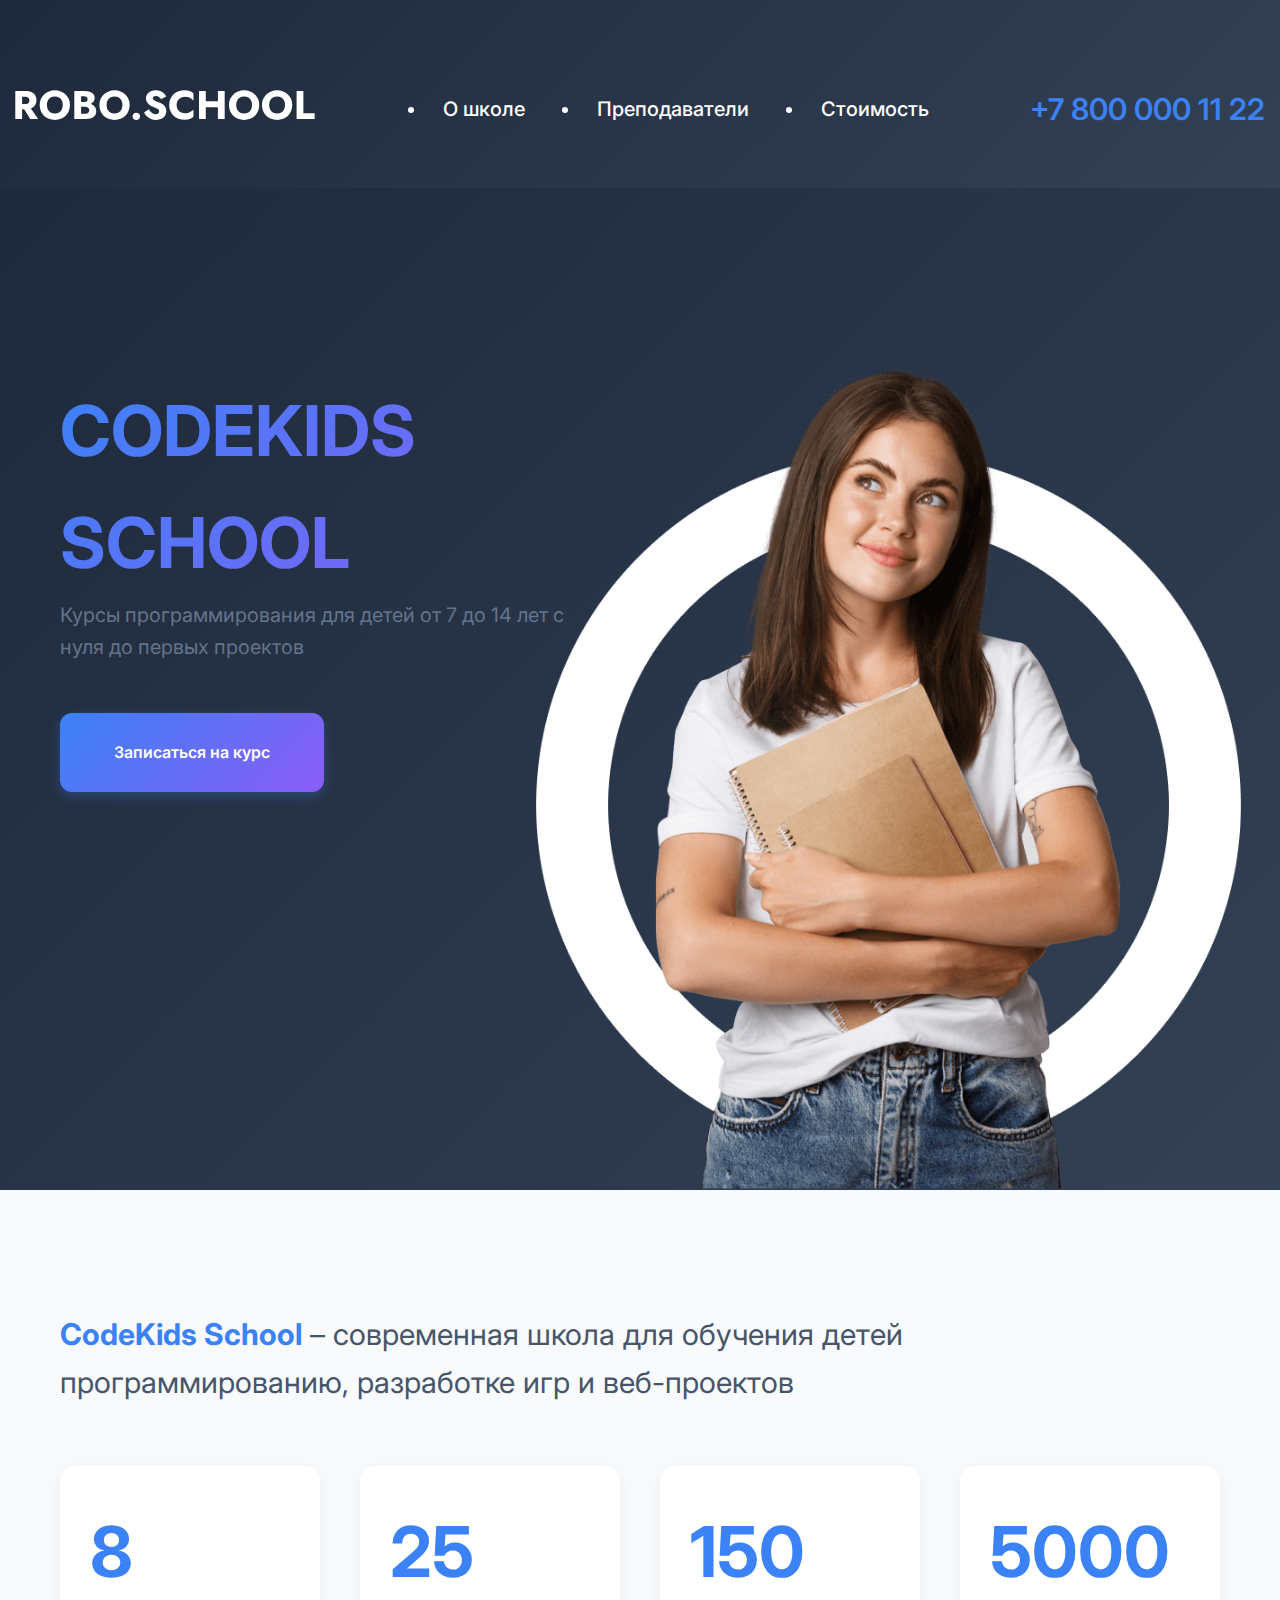
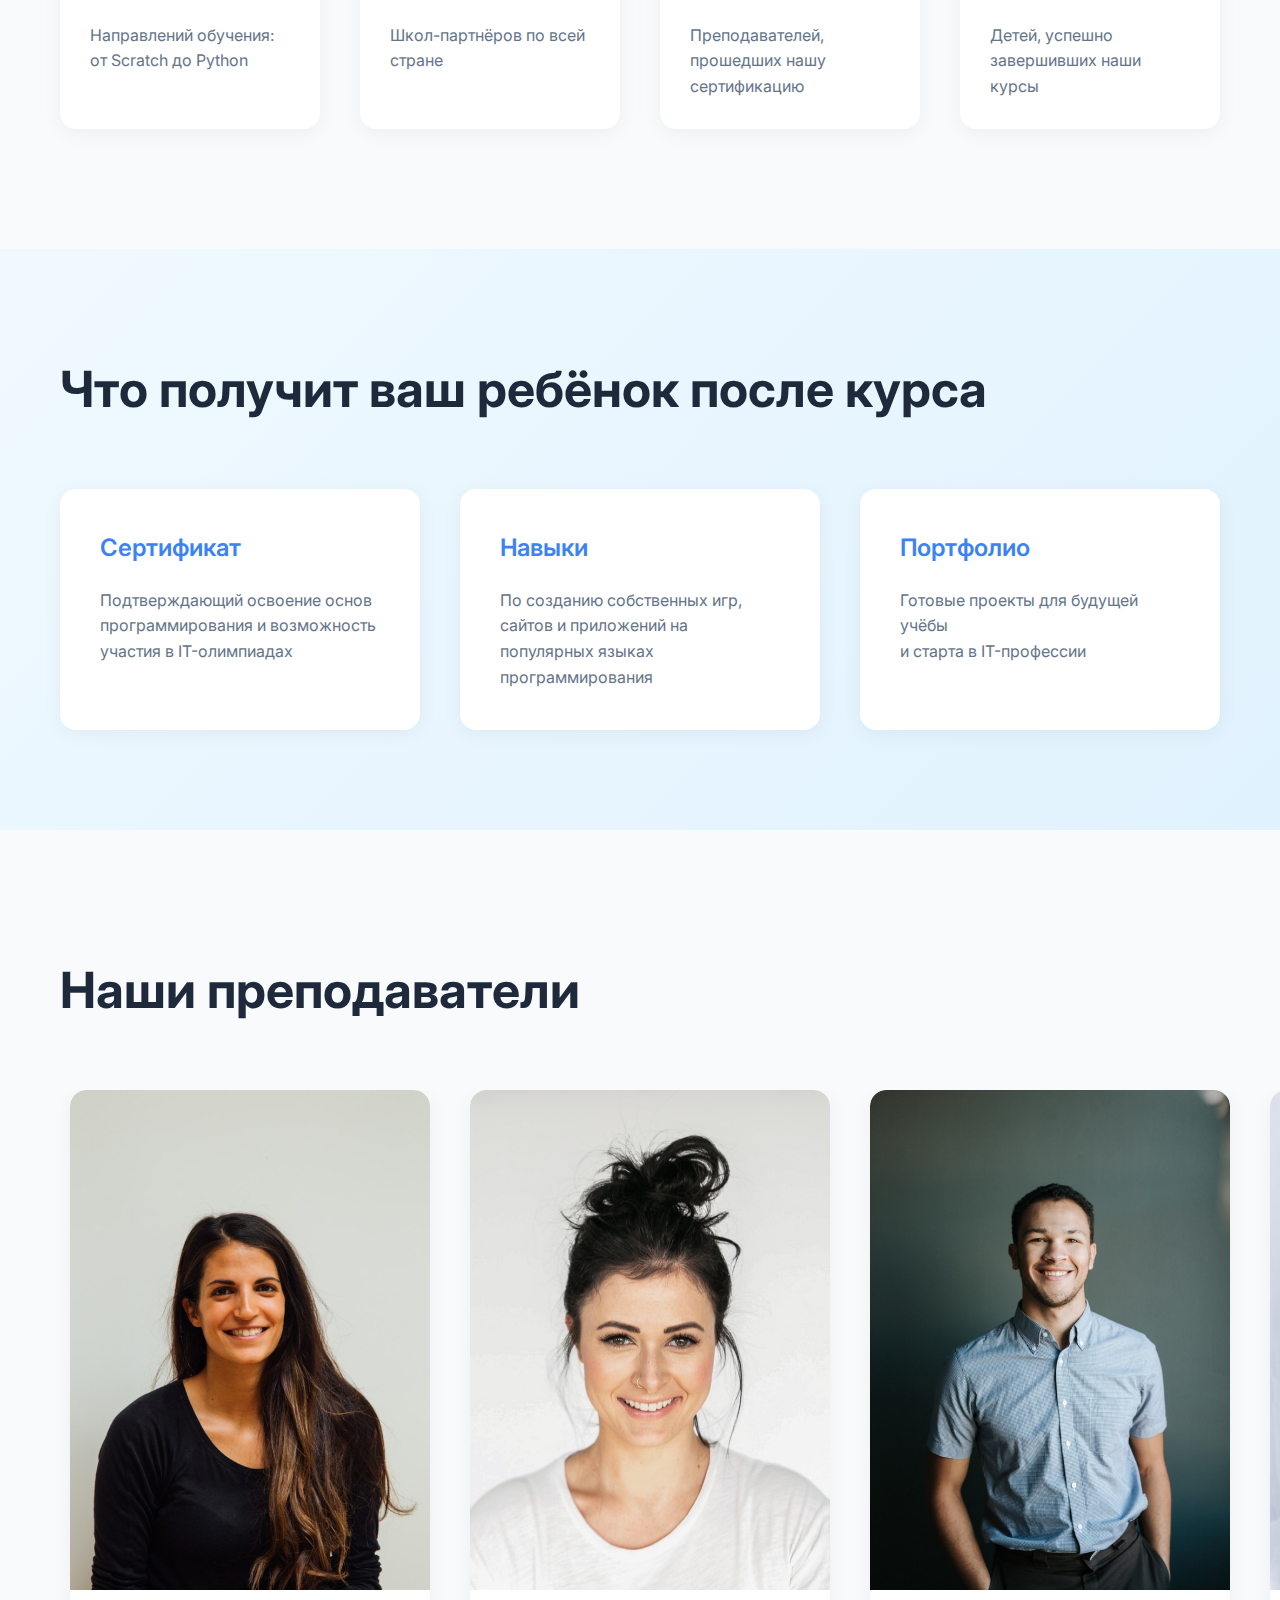
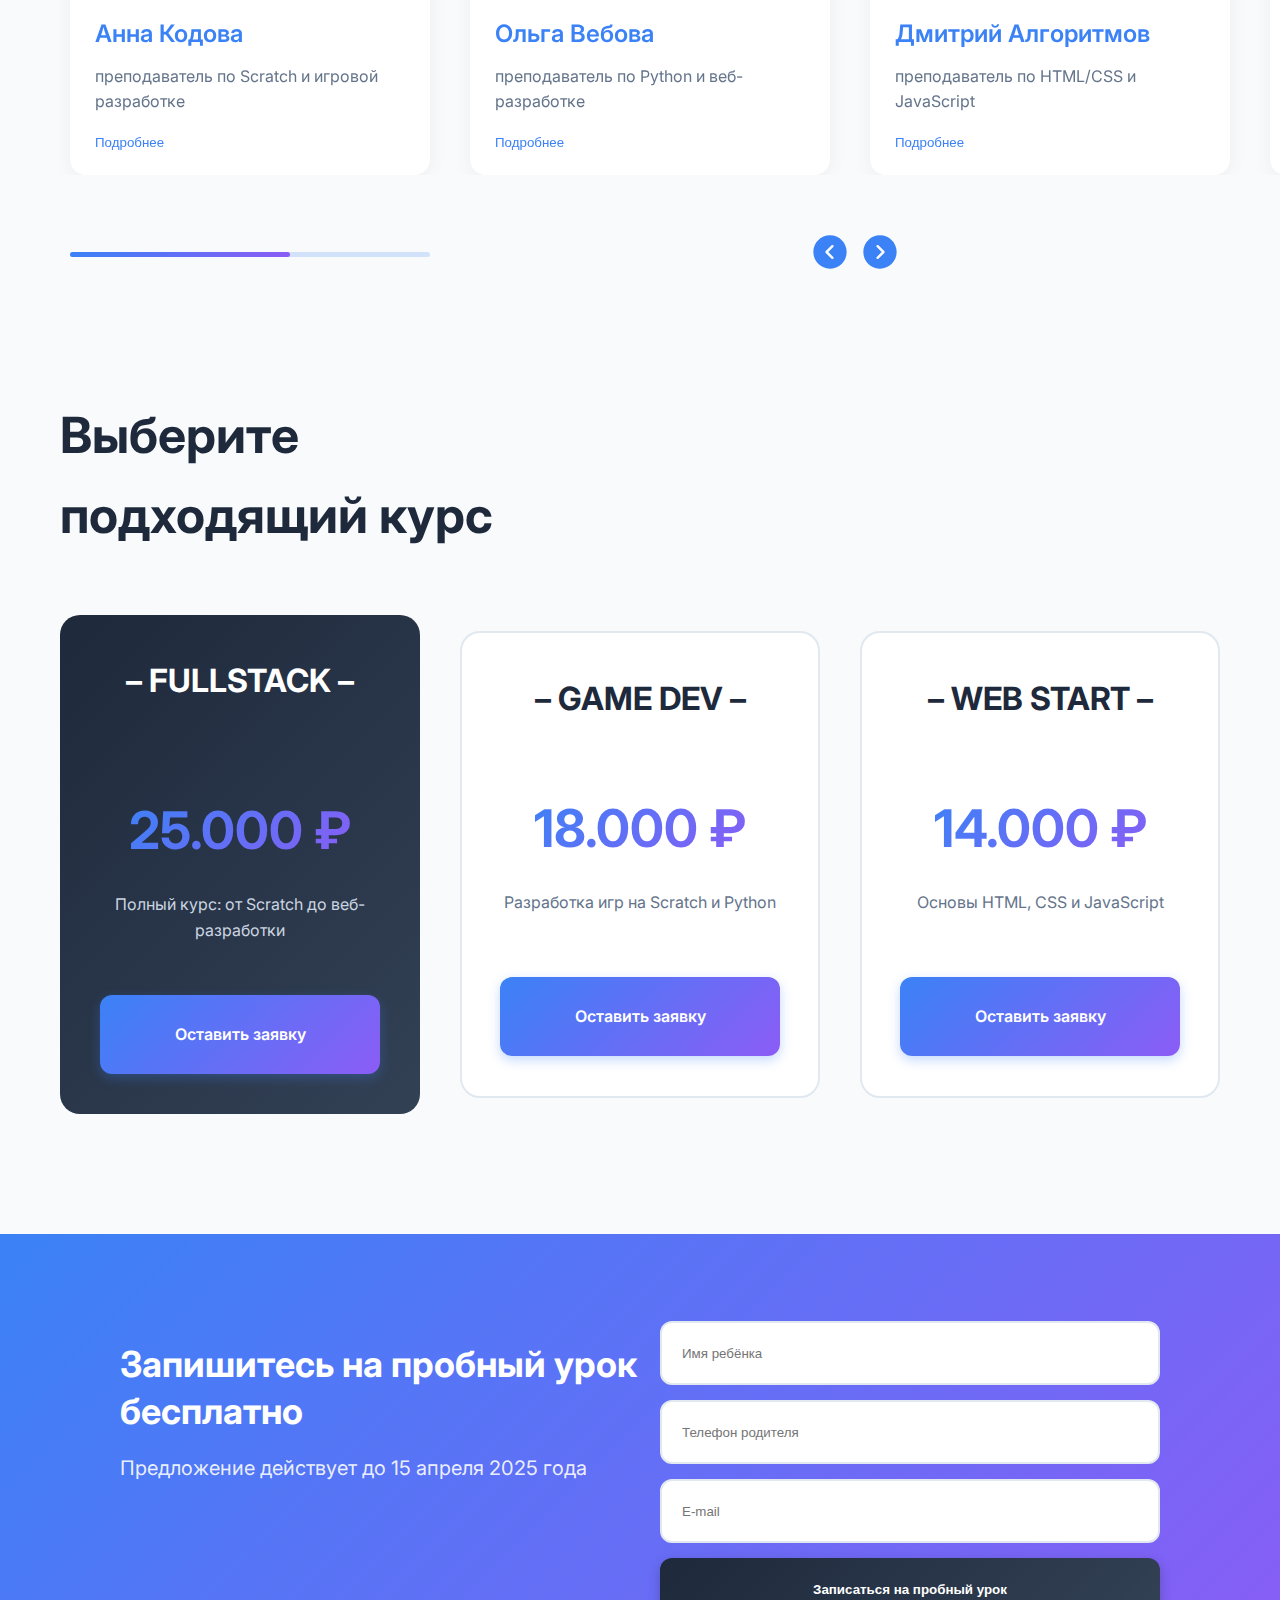
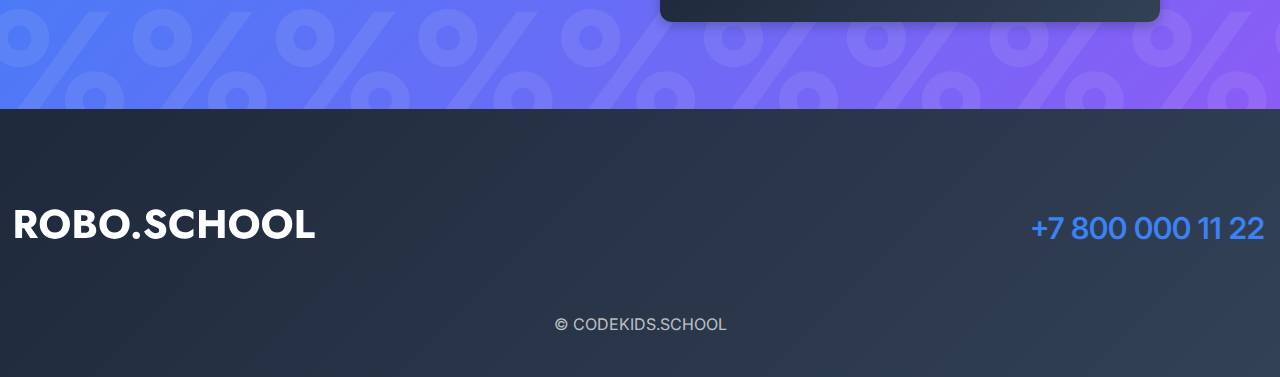
<file: project/index.html>
<!DOCTYPE html>
<html lang="ru">
	<head>
		<meta charset="UTF-8">
		<meta name="viewport" content="width=device-width, initial-scale=1.0">

		<!-- Title and SEO -->
		<title>CodeKids School</title>
		<link rel="stylesheet" href="https://cdn.jsdelivr.net/npm/swiper@11/swiper-bundle.min.css">
		<link rel="stylesheet" href="./css/main.css">

		<link rel="apple-touch-icon" sizes="180x180" href="./img/favicons/apple-touch-icon.png">
		<link rel="icon" type="image/png" sizes="32x32" href="./img/favicons/favicon-32x32.png">
		<link rel="icon" type="image/png" sizes="16x16" href="./img/favicons/favicon-16x16.png">
		<link rel="manifest" href="./img/favicons/site.webmanifest">
		<link rel="mask-icon" href="./img/favicons/safari-pinned-tab.svg" color="#5bbad5">
		<link rel="shortcut icon" href="./img/favicons/favicon.ico">
		<meta name="msapplication-TileColor" content="#da532c">
		<meta name="msapplication-config" content="./img/favicons/browserconfig.xml">
		<meta name="theme-color" content="#ffffff">

	</head>
	<body>
		<div class="header-top">
			<div class="container container--big">
				<div class="header-top__wrapper">
					<div class="logo">
						<a href="index.html">
							<svg class="svg-logo">
								<use href="./img/svgSprite.svg#svg-logo"></use>
							</svg>
						</a>
					</div>
					<nav class="header-nav">
						<ul class="header-nav__list">
							<li><a href="#info">О школе</a></li>
							<li><a href="#coaches">Преподаватели</a></li>
							<li><a href="#package">Стоимость</a></li>
						</ul>
					</nav>
					<div class="number">
						<a href="tel:+78000001122">+7 800 000 11 22</a>
					</div>
					<div class="mobile-wrapper">
						<a class="mobile-button" href="tel:+78000001122">
							<svg class="svg-mobile">
								<use href="./img/svgSprite.svg#svg-mobile"></use>
							</svg>
						</a>
						<button class="toggle-menu" id="toggle-menu">
							<span class="toggle-menu__middle"></span>
						</button>
					</div>
					<div class="header-menu" id="header-menu">
						<ul class="header-menu__content">
							<li><a href="#info">О школе</a></li>
							<li><a href="#coaches">Преподаватели</a></li>
							<li><a href="#package">Стоимость</a></li>
						</ul>
					</div>
				</div>
			</div>
		</div>
		<header class="header">
			<div class="container">
				<div class="header__main">
					<div class="header__main-text">
						<h1 class="heading-1">CODEKIDS SCHOOL</h1>
						<p class="text-subtitle">Курсы программирования для детей от 7 до 14 лет с нуля до первых проектов</p>
						<div class="header__main-img-mobile">
							<img src="./img/header/header-mobile-image.png" alt="Header mobile">
						</div>
						<a href="#sign-up" class="button">Записаться на курс</a>
					</div>
					<div class="header__main-img">
						<img src="./img/header/header-image.png" alt="Header">
					</div>
				</div>
			</div>
		</header>

		<main class="main">
			<section class="info" id="info">
				<div class="container">
					<h2 class="heading-2 visually-hidden">Информация</h2>
					<div class="info__description">
						<p><span>CodeKids School</span> &ndash; современная школа для обучения детей программированию, разработке игр и веб-проектов</p>
					</div>
					<div class="info__wrapper">
						
						<div class="info-items">
							<span>8</span>
							<p>Направлений обучения: от Scratch до Python</p>
						</div>
						

						
						<div class="info-items">
							<span>25</span>
							<p>Школ-партнёров по всей стране</p>
						</div>
						

						
						<div class="info-items">
							<span>150</span>
							<p>Преподавателей, прошедших нашу сертификацию</p>
						</div>
						

						
						<div class="info-items">
							<span>5000</span>
							<p>Детей, успешно завершивших наши курсы</p>
						</div>
						
					</div>
				</div>
			</section>

			<section class="receive">
				<div class="container">
					<div class="receive__title">
						<h2 class="heading-2">Что получит ваш ребёнок после курса</h2>
					</div>
					<div class="receive__wrapper">
						
						<div class="receive-item">
							<div class="heading-4">Сертификат</div>
							<p>Подтверждающий освоение основ программирования и возможность участия в IT-олимпиадах</p>
						</div>
						

						
						<div class="receive-item">
							<div class="heading-4">Навыки</div>
							<p>По созданию собственных игр, сайтов и приложений на популярных языках программирования</p>
						</div>
						

						
						<div class="receive-item">
							<div class="receive-item__wrapper">
								<div class="heading-4">Портфолио</div>
							</div>
							<p>Готовые проекты для будущей учёбы <br> и старта в IT-профессии</p>
							<div class="receive-info">
								<span>Проекты публикуются в нашем сообществе</span>
							</div>
						</div>
							
					</div>
				</div>
			</section>

			<section class="coaches" id="coaches">
				<div class="container">
					<div class="coaches__title">
						<h2 class="heading-2">Наши преподаватели</h2>
					</div>
				</div>
				<div class="container--right">
					<div class="coaches__wrapper">
						<div class="swiper">
							<div class="swiper-wrapper smooth-transition">
								<div class="swiper-slide">
									<div class="coaches-item">
										<div class="coaches-item__image">
											<img src="./img/coach/01.jpg" alt="Coach 1">
										</div>
										<div class="coaches-item__description">
											<div class="heading-4">Анна Кодова</div>
											<p>преподаватель по Scratch и игровой разработке</p>
											<button class="link" data-micromodal-trigger="modal-1">Подробнее</button>
										</div>
									</div>
								</div>
								<div class="swiper-slide">
									<div class="coaches-item">
										<div class="coaches-item__image">
											<img src="./img/coach/02.jpg" alt="Coach 1">
										</div>
										<div class="coaches-item__description">
											<div class="heading-4">Ольга Вебова</div>
											<p>преподаватель по Python и веб-разработке</p>
											<button class="link" data-micromodal-trigger="modal-2">Подробнее</button>
										</div>
									</div>
								</div>
								<div class="swiper-slide">
									<div class="coaches-item">
										<div class="coaches-item__image">
											<img src="./img/coach/03.jpg" alt="Coach 1">
										</div>
										<div class="coaches-item__description">
											<div class="heading-4">Дмитрий Алгоритмов</div>
											<p>преподаватель по HTML/CSS и JavaScript</p>
											<button class="link" data-micromodal-trigger="modal-3">Подробнее</button>
										</div>
									</div>
								</div>
								<div class="swiper-slide">
									<div class="coaches-item">
										<div class="coaches-item__image">
											<img src="./img/coach/04.jpg" alt="Coach 1">
										</div>
										<div class="coaches-item__description">
											<div class="heading-4">Иван Прогеров</div>
											<p>преподаватель по мобильной разработке</p>
											<button class="link" data-micromodal-trigger="modal-4">Подробнее</button>
										</div>
									</div>
								</div>
								<div class="swiper-slide">
									<div class="coaches-item">
										<div class="coaches-item__image">
											<img src="./img/coach/05.jpg" alt="Coach 1">
										</div>
										<div class="coaches-item__description">
											<div class="heading-4">Елена Девова</div>
											<p>преподаватель по гейм-дизайну</p>
											<button class="link" data-micromodal-trigger="modal-5">Подробнее</button>
										</div>
									</div>
								</div>
							</div>					
						</div>
						<div class="scrollbar"></div>
						<div class="button-slider">
							<button id="sliderPrev">
								<svg class="arrow-left">
									<use href="./img/svgSprite.svg#arrow-left"></use>
								</svg>
							</button>
							<button id="sliderNext">
								<svg class="arrow-right">
									<use href="./img/svgSprite.svg#arrow-right"></use>
								</svg>
							</button>
						</div>
					</div>
				</div>
			</section>

			<section class="package" id="package">
				<div class="container">
					<div class="package__title">
						<h2 class="heading-2">Выберите <br> подходящий курс</h2>
					</div>
					<div class="package__wrapper">
						
						<div class="package-item package-item--dark">
							<div class="package-item__title">– FULLSTACK –</div>
							<div class="package-item__price">25.000 &#8381;</div>
							<div class="package-item__description">Полный курс: от Scratch до веб-разработки</div>
							<div class="package-item__button">
								<a href="#sign-up" class="button">Оставить заявку</a>
							</div>
						</div>
						
						
						<div class="package-item">
							<div class="package-item__title">– GAME DEV –</div>
							<div class="package-item__price">18.000 &#8381;</div>
							<div class="package-item__description">Разработка игр на Scratch и Python</div>
							<div class="package-item__button">
								<a href="#sign-up" class="button">Оставить заявку</a>
							</div>
						</div>
						
						<div class="package-item">
							<div class="package-item__title">– WEB START –</div>
							<div class="package-item__price">14.000 &#8381;</div>
							<div class="package-item__description">Основы HTML, CSS и JavaScript</div>
							<div class="package-item__button">
								<a href="#sign-up" class="button">Оставить заявку</a>
							</div>
						</div>
						
					</div>
				</div>
			</section>

			<section class="sign-up" id="sign-up">
				<div class="container">
					<h2 class="heading-2 visually-hidden">Запись на курс</h2>
					<div class="sign-up__wrapper">
						<div class="sign-up__action">
							<div class="heading-3">Запишитесь на пробный урок бесплатно</div>
							<div class="sign-up__action-description">
								<p>Предложение действует до 15 апреля 2025 года</p>
							</div>
						</div>
						<div class="sign-up__form">
							<form class="form">
								<input type="text" class="form-input" placeholder="Имя ребёнка" required>
								<input type="tel" class="form-input" placeholder="Телефон родителя" required>
								<input type="email" class="form-input" placeholder="E-mail" required>
								<button type="submit" class="button-form">Записаться на пробный урок</button>
							</form>
						</div>
					</div>
				</div>
			</section>
		</main>

		<footer class="footer">
			<div class="container container--big">
				<div class="footer__wrapper">
					<div class="logo">
						<a href="index.html">
							<svg class="svg-logo svg-logo--footer">
								<use href="./img/svgSprite.svg#svg-logo"></use>
							</svg>
						</a>
					</div>
					<div class="number number--footer">
						<a href="tel:+78000001122">+7 800 000 11 22</a>
					</div>
				</div>
				<div class="footer__copyright">
					&copy; CODEKIDS.SCHOOL
				</div>
			</div>
		</footer>



		<!-- Libs -->
		<script src="https://cdn.jsdelivr.net/npm/swiper@11/swiper-bundle.min.js"></script>
		<script src="./libs/jquery/jquery-3.7.1.min.js"></script>
		<!-- Custom JS -->
		<script src="./js/main.js"></script>
	</body>
</html>
</file>
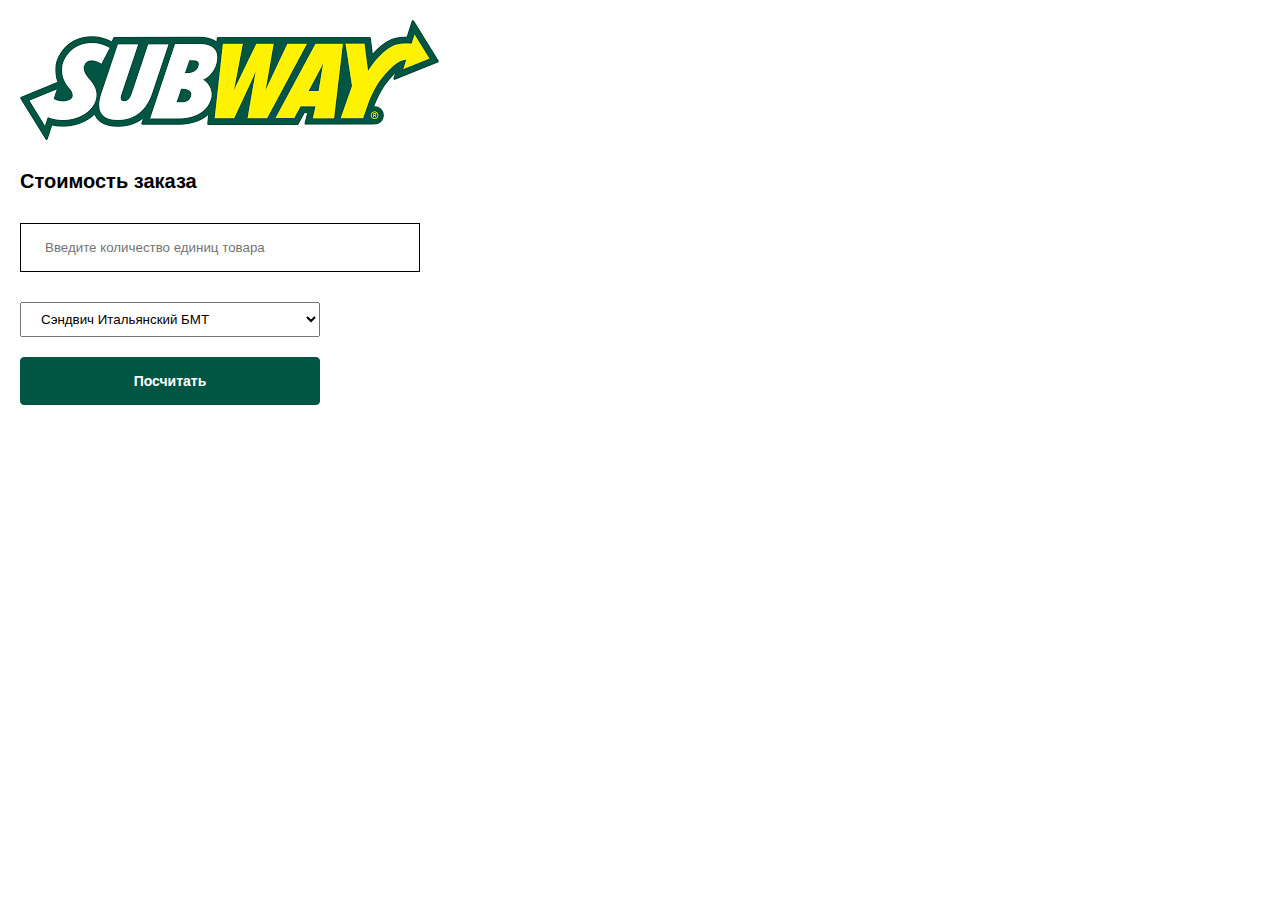
<file: task5/index.html>
<!DOCTYPE html>
<html lang="en">

<head>
    <meta charset="UTF-8">
    <meta name="viewport" content="width=device-width, initial-scale=1.0">

    <link rel="stylesheet" href="css/main.css">

    <title>Калькулятор цены заказа</title>
</head>

<body>

    <form>

        <img src="sw.png" alt="Логотип SubJoy">

        <h1>Стоимость заказа</h1>
        <input name="numberfield" type="text" placeholder="Введите количество единиц товара" required>

        <select name="selectfield">
            <option value="0">Сэндвич Итальянский БМТ</option>
            <option value="1">Сэндвич Альпийский</option>
            <option value="2">Сэндвич Минтай</option>
            <option value="3">Сэндвич Ростбиф</option>
            <option value="4">Сэндвич Курица-Бекон</option>
            <option value="5">Сэндвич Острый Итальянский</option>
            <option value="6">Сэндвич Курица-терияки</option>
        </select>

        <button id="button1">Посчитать</button>

        <div id="result"></div>

    </form>


    <script src="js/app.js"></script>
</body>

</html>
</file>
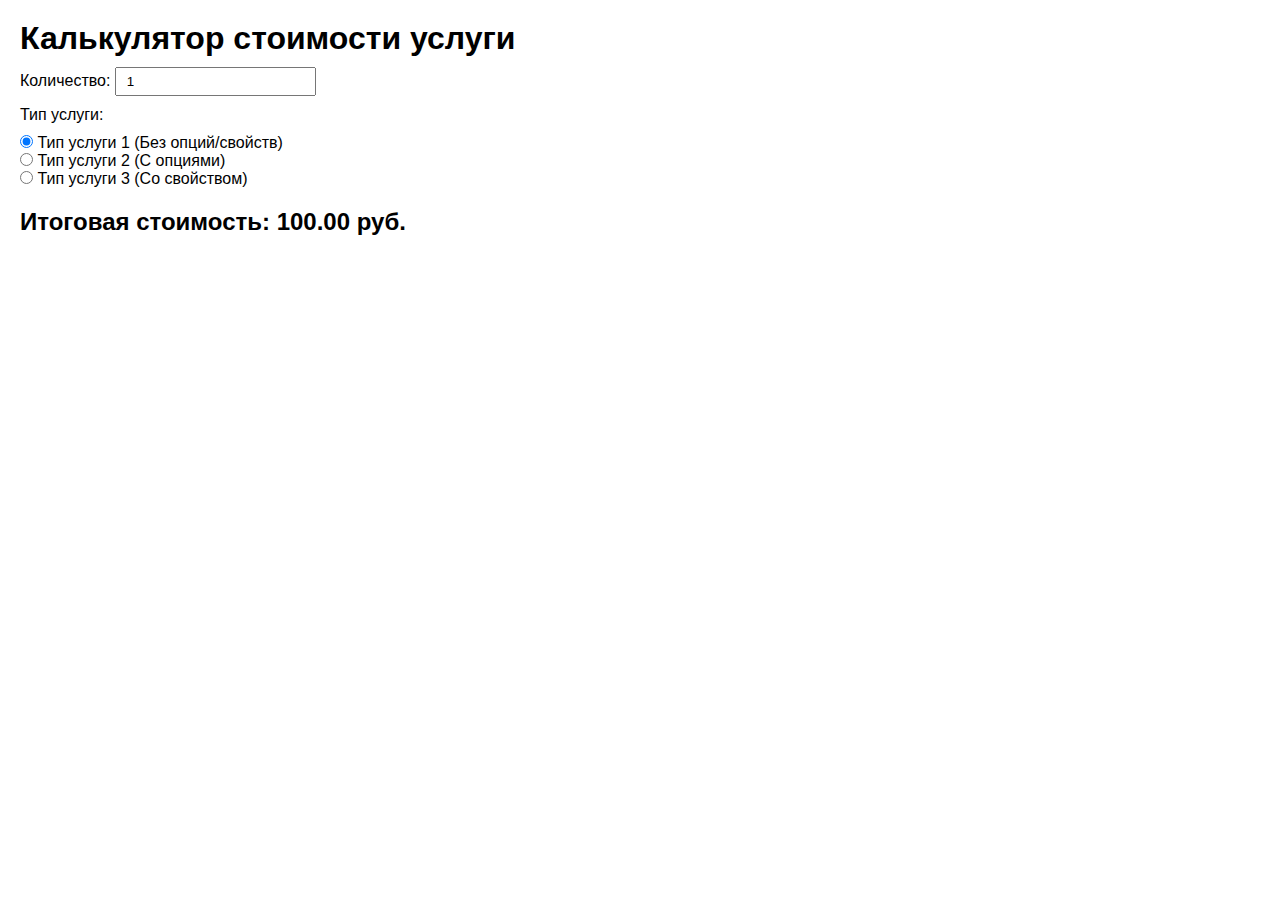
<file: task6/index.html>
<!DOCTYPE html>
<html lang="ru">
<head>
    <meta charset="UTF-8">
    <meta name="viewport" content="width=device-width, initial-scale=1.0">
    <title>Калькулятор стоимости услуги</title>
    <link rel="stylesheet" href="style.css">
</head>
<body>

    <div class="calculator-container">
        <h1>Калькулятор стоимости услуги</h1>

        <div class="form-group quantity-form">
            <label for="quantity">Количество:</label>
            <input type="number" id="quantity" value="1" min="1">
        </div>

        <div class="form-group">
            <label>Тип услуги:</label>
            <div class="radio-group">
                <input type="radio" id="serviceType1" name="serviceType" value="type1" checked>
                <label for="serviceType1">Тип услуги 1 (Без опций/свойств)</label><br>

                <input type="radio" id="serviceType2" name="serviceType" value="type2">
                <label for="serviceType2">Тип услуги 2 (С опциями)</label><br>

                <input type="radio" id="serviceType3" name="serviceType" value="type3">
                <label for="serviceType3">Тип услуги 3 (Со свойством)</label><br>
            </div>
        </div>

        <!-- Элементы, которые будут отображаться динамически -->
        <div id="optionsContainer" class="form-group" style="display: none;">
            <label for="serviceOption">Опция товара:</label>
            <select id="serviceOption">
                <option value="0">Выберите опцию</option>
            </select>
        </div>

        <div id="propertiesContainer" class="form-group" style="display: none;">
            <label for="serviceProperty">Свойство товара:</label>
            <input type="checkbox" id="serviceProperty">
            <span id="servicePropertyLabel"></span>
        </div>

        <div class="result-group">
            <h2>Итоговая стоимость: <span id="totalCost">0.00</span> руб.</h2>
        </div>
    </div>

    <script src="app.js"></script>
</body>
</html>
</file>
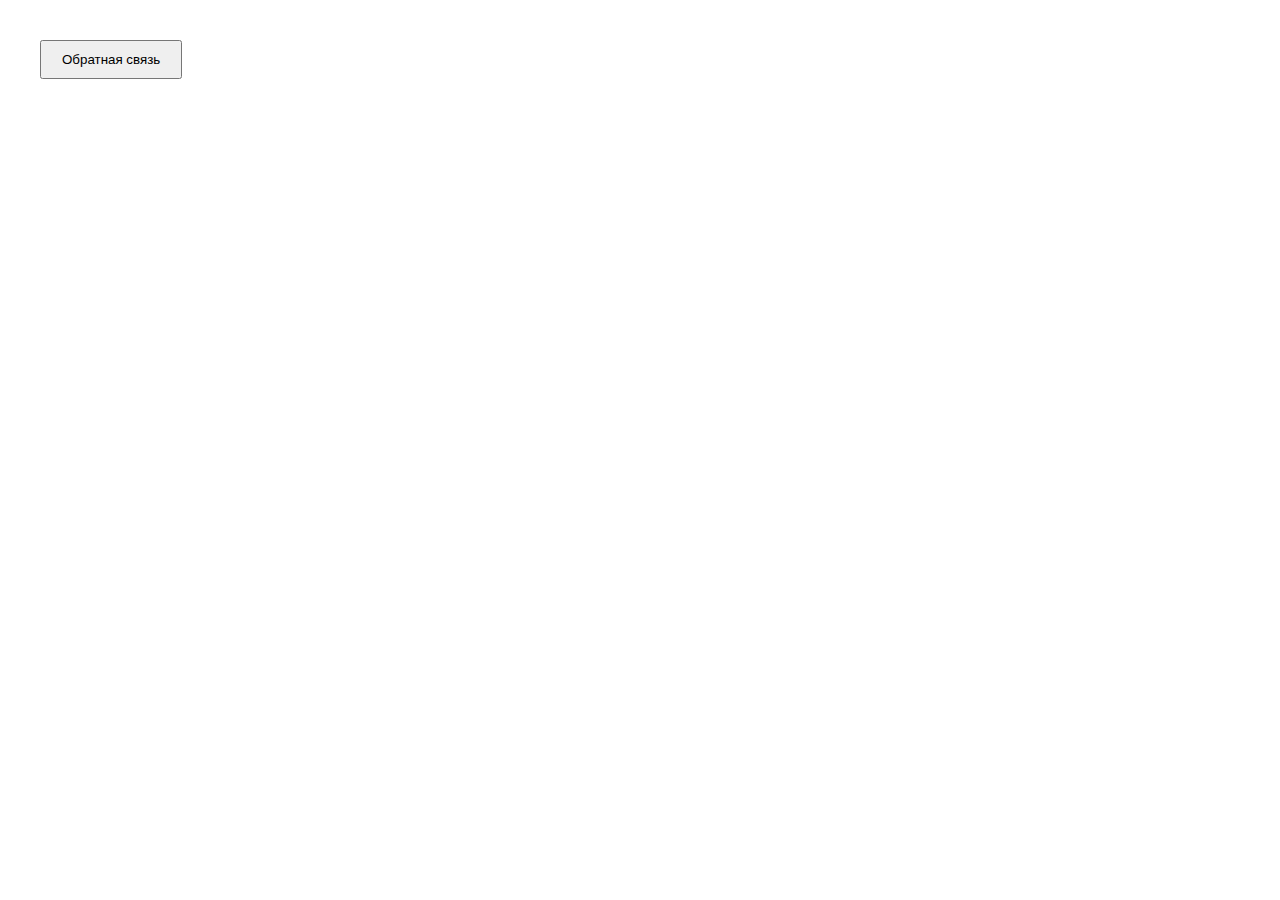
<file: task8/index.html>
<!DOCTYPE html>
<html lang="ru">
<head>
    <meta charset="UTF-8">
    <title>Форма обратной связи</title>
    <link rel="stylesheet" href="style.css">
</head>
<body>

<button id="openFormBtn">Обратная связь</button>


<div class="overlay" id="overlay">
    <div class="popup">
        <button class="close" id="closeBtn">×</button>

        <h2>Обратная связь</h2>

        <form id="feedbackForm">
            <input type="text" name="name" placeholder="ФИО" required>
            <input type="email" name="email" placeholder="Email" required>
            <input type="tel" name="phone" placeholder="Телефон">
            <input type="text" name="company" placeholder="Организация">
            <textarea name="message" placeholder="Сообщение"></textarea>

            <label class="checkbox">
                <input class="check" type="checkbox" name="policy" required>
                Согласен с политикой обработки данных
            </label>

            <button type="submit">Отправить</button>
            <p id="status"></p>
        </form>
    </div>
</div>

<script src="script.js"></script>
</body>
</html>
</file>
<file: project/css/main.css>
@import url("https://fonts.googleapis.com/css2?family=Inter:wght@400;500;600;700&display=swap");

:root {
  --primary: #3b82f6;
  --secondary: #8b5cf6;
  --dark: #1e293b;
  --gray: #64748b;
  --light-gray: #f8fafc;
  --white: #ffffff;
  --gradient: linear-gradient(135deg, var(--primary) 0%, var(--secondary) 100%);
  --dark-gradient: linear-gradient(135deg, var(--dark) 0%, #334155 100%);
  --shadow: 0 4px 20px rgba(0, 0, 0, 0.05);
  --shadow-hover: 0 8px 30px rgba(59, 130, 246, 0.15);
  --radius: 12px;
  --transition: all 0.3s ease;
}


* {
  padding: 0;
  margin: 0;
  box-sizing: border-box;
}
html {
  scroll-behavior: smooth;
}
body {
  font-family: "Inter", sans-serif;
  color: var(--dark);
  background: var(--light-gray);
  line-height: 1.6;
}


.container {
  max-width: 1190px;
  margin: 0 auto;
  padding: 0 15px;
}
.container--big {
  max-width: 1750px;
}
.container--right {
  padding-left: calc(((100% - 1190px) / 2 + 15px));
}


.none {
  display: none !important;
}
.visually-hidden {
  position: absolute;
  width: 1px;
  height: 1px;
  margin: -1px;
  padding: 0;
  overflow: hidden;
  clip: rect(0, 0, 0, 0);
  border: 0;
}

/* Typography */
.heading-1 {
  font-size: 70px;
  font-weight: 700;
  background: var(--gradient);
  -webkit-background-clip: text;
  -webkit-text-fill-color: transparent;
  background-clip: text;
}
.heading-2 {
  font-size: 50px;
  font-weight: 700;
}
.heading-3 {
  font-size: 36px;
  font-weight: 700;
  line-height: 1.3;
}
.heading-4 {
  font-size: 24px;
  font-weight: 600;
}
.text-subtitle {
  font-size: 20px;
  color: var(--gray);
}


a {
  color: inherit;
  text-decoration: none;
}
.link {
  color: var(--primary);
  background-color: var(--white);
  border: none;
  font-weight: 500;
  text-underline-offset: 4px;
}
.link:hover {
  color: #1d4ed8;
}

button{
  border: none;
}

.button {
  border: none;
  background-color: var(--white);
  display: inline-block;
  padding: 0 54px;
  height: 79px;
  line-height: 79px;
  border-radius: var(--radius);
  background: var(--gradient);
  color: var(--white);
  font-weight: 600;
  text-align: center;
  transition: var(--transition);
  box-shadow: 0 4px 12px rgba(59, 130, 246, 0.3);
}

.button:hover {
  transform: translateY(-3px);
  box-shadow: 0 8px 20px rgba(59, 130, 246, 0.4);
}

.button-form {
  padding: 0 20px;
  height: 64px;
  line-height: 64px;
  border-radius: var(--radius);
  background: var(--dark-gradient);
  color: var(--white);
  font-weight: 600;
  transition: var(--transition);
  box-shadow: 0 4px 12px rgba(30, 41, 59, 0.3);
}
.button-form:hover {
  transform: translateY(-3px);
  box-shadow: 0 8px 20px rgba(30, 41, 59, 0.4);
}

/* Header */
.header,
.header-top {
  background: var(--dark-gradient);
  color: var(--white);
  position: relative;
}
.header {
  padding-top: 81px;
  height: 1002px;
}
.header-top {
  padding-top: 30px;
}

.header-top__wrapper {
  display: flex;
  justify-content: space-between;
  align-items: center;
}
.logo a {
  display: block;
}

.header-nav {
  margin-left: 27px;
  font-size: 20px;
  font-weight: 500;
}
.header-nav__list {
  display: flex;
  column-gap: 40px;
}
.header-nav__list a {
  padding: 8px 16px;
  border-radius: 8px;
  transition: var(--transition);
}
.header-nav__list a:hover {
  background-color: rgba(59, 130, 246, 0.2);
  color: #60a5fa;
}

.number {
  font-size: 30px;
  font-weight: 600;
  color: var(--primary);
}
.number--footer {
  display: block;
}

.header__main {
  padding-top: 106px;
}
.header__main-text {
  max-width: 516px;
}
.header__main-text > *:nth-child(2) {
  margin-bottom: 50px;
}

.header__main-img {
  position: absolute;
  transform: scale(90%);
  bottom: -52px;
  right: 0;
  max-width: 783px;
}
.header__main-img-mobile {
  display: none;
}

/* Mobile nav */
.mobile-wrapper {
  display: none;
}
.mobile-button,
.toggle-menu {
  display: flex;
  align-items: center;
  justify-content: center;
  width: 44px;
  height: 44px;
  border-radius: 10px;
  border: 1px solid rgba(96, 165, 250, 0.4);
  background: rgba(59, 130, 246, 0.1);
}

.toggle-menu {
  position: relative;
  z-index: 99;
}
.toggle-menu__middle {
  position: absolute;
  width: 26px;
  height: 2px;
  border-radius: 2px;
  background-color: #60a5fa;
}
.toggle-menu__middle::before,
.toggle-menu__middle::after {
  content: "";
  position: absolute;
  left: 0;
  width: 26px;
  height: 2px;
  border-radius: 2px;
  background-color: #60a5fa;
  transition: var(--transition);
}
.toggle-menu__middle::before {
  top: -5px;
}
.toggle-menu__middle::after {
  top: 5px;
  width: 13px;
}

.header-menu {
  display: none;
  position: fixed;
  left: 0;
  top: -100%;
  width: 100%;
  height: 100%;
  z-index: 9;
  background: var(--dark-gradient);
  opacity: 0;
  transition: top 0s linear, opacity 0.3s ease-in;
}
.header-menu--active {
  top: 0;
  opacity: 1;
}
.header-menu__content {
  font-size: 30px;
  font-weight: 600;
}
.header-menu__content li + li {
  margin-top: 20px;
}
.header-menu__content a {
  padding: 12px 24px;
  border-radius: 8px;
  transition: var(--transition);
}
.header-menu__content a:hover {
  background-color: rgba(59, 130, 246, 0.2);
  color: #60a5fa;
}

/* Info section */
.info {
  padding: 120px 0;
}
.info__description {
  max-width: 890px;
  margin-bottom: 60px;
  font-size: 30px;
  color: #475569;
}
.info__description span {
  font-weight: 700;
  color: var(--primary);
}

.info__wrapper {
  display: grid;
  grid-template-columns: repeat(4, 260px);
  gap: 40px;
}
.info-items {
  color: var(--gray);
  background: var(--white);
  padding: 30px;
  border-radius: 16px;
  box-shadow: var(--shadow);
  transition: var(--transition);
}
.info-items:hover {
  transform: translateY(-5px);
  box-shadow: var(--shadow-hover);
}
.info-items span {
  color: var(--primary);
  font-size: 70px;
  font-weight: 700;
  display: block;
  margin-bottom: 15px;
}

/* Receive section */
.receive {
  padding: 100px 0;
  background: linear-gradient(135deg, #f0f9ff 0%, #e0f2fe 100%);
}
.receive__title {
  margin-bottom: 60px;
}

.receive__wrapper {
  display: grid;
  grid-template-columns: repeat(3, 360px);
  gap: 40px;
}
.receive-item {
  background: var(--white);
  padding: 40px;
  border-radius: 16px;
  box-shadow: var(--shadow);
  transition: var(--transition);
}
.receive-item:hover {
  transform: translateY(-5px);
}
.receive-item p {
  color: var(--gray);
}
.receive-item .heading-4 {
  margin-bottom: 20px;
  color: var(--primary);
}

.receive-item__wrapper {
  display: flex;
  column-gap: 10px;
}
.receive-button-info {
  width: 24px;
  height: 24px;
  border-radius: 50%;
  background: var(--gradient);
  color: var(--white);
  font-weight: bold;
  transition: transform 0.2s ease;
}
.receive-button-info:hover {
  transform: scale(1.1);
}

.receive-info {
  position: absolute;
  padding: 0 20px;
  height: 56px;
  line-height: 56px;
  border-radius: var(--radius);
  top: -66px;
  right: -6px;
  background: var(--gradient);
  color: var(--white);
  box-shadow: 0 4px 12px rgba(59, 130, 246, 0.3);
  opacity: 0;
  pointer-events: none;
  transition: opacity 0.2s ease;
}
.receive-info--active {
  opacity: 1;
}

/* Coaches section */
.coaches {
  padding: 120px 0;
  overflow-x: hidden;
}
.coaches__title {
  margin-bottom: 60px;
}
.coaches__wrapper {
  position: relative;
  padding-bottom: 100px;
}

.coaches-item {
  display: flex;
  flex-direction: column;
  background: var(--white);
  border-radius: 16px;
  overflow: hidden;
  box-shadow: var(--shadow);
  transition: var(--transition);
}
.coaches-item:hover {
  transform: translateY(-5px);
}

.coaches-item__image {
  height: 500px;
  overflow: hidden;
  border-radius: 16px 16px 0 0;
}
.coaches-item__image img {
  width: 360px;
  height: 500px;
  object-fit: cover;
  transition: transform 0.5s ease;
}
.coaches-item__image:hover img {
  transform: scale(1.05);
}

.coaches-item__description {
  display: flex;
  flex-direction: column;
  align-items: start;
  flex-grow: 1;
  padding: 25px;
}
.coaches-item__description > *:first-child {
  margin-bottom: 10px;
  color: var(--primary);
}
.coaches-item__description > *:last-child {
  margin-top: 20px;
}
.coaches-item__description p {
  flex-grow: 1;
  color: var(--gray);
}

/* Slider */
.swiper {
  padding: 0 10px;
}
.swiper-slide {
  width: 360px !important;
  height: unset !important;
  min-height: 100% !important;
  display: flex !important;
}
.swiper-scrollbar-drag {
  background: var(--gradient);
}
.smooth-transition {
  transition-timing-function: linear !important;
}

.scrollbar {
  position: absolute;
  left: 10px;
  bottom: 18px;
  width: 360px;
  height: 5px;
  border-radius: 40px;
  background-color: rgba(59, 130, 246, 0.2);
}

.button-slider {
  position: absolute;
  display: flex;
  right: 380px;
  bottom: 0;
  column-gap: 10px;
}

.button-slider button {
  border: none;
  background-color: var(--light-gray);
}

.arrow-left,
.arrow-right {
  width: 40px;
  height: 40px;
  fill: var(--primary);
  transition: var(--transition);
}
.arrow-left:hover,
.arrow-right:hover {
  fill: #1d4ed8;
  transform: scale(1.1);
}

/* Package section */
.package {
  padding-bottom: 120px;
}
.package__title {
  margin-bottom: 60px;
}

.package__wrapper {
  display: grid;
  grid-template-columns: repeat(3, 360px);
  align-items: center;
  gap: 40px;
}
.package-item {
  padding: 40px;
  display: flex;
  flex-direction: column;
  align-items: center;
  justify-content: center;
  max-width: 360px;
  border-radius: 20px;
  border: 2px solid #e2e8f0;
  background: var(--white);
  transition: var(--transition);
}
.package-item:hover {
  transform: translateY(-10px);
  box-shadow: 0 20px 40px rgba(59, 130, 246, 0.15);
}
.package-item .button {
  width: 280px;
  color: var(--white);
}

.package-item > *:first-child {
  margin-bottom: 63px;
  font-size: 32px;
  font-weight: 700;
}
.package-item > *:nth-child(2) {
  margin-bottom: 20px;
  font-size: 52px;
  font-weight: 700;
}
.package-item > *:nth-child(3) {
  margin-bottom: 61px;
  text-align: center;
  color: var(--gray);
}

.package-item--dark {
  background: var(--dark-gradient);
  color: var(--white);
  border: none;
}
.package-item--dark > *:first-child {
  margin-bottom: 83px;
}
.package-item--dark > *:nth-child(3) {
  margin-bottom: 52px;
  color: #cbd5e1;
}

.package-item__title {
  font-size: 30px;
  font-weight: 700;
}
.package-item__price {
  font-size: 50px;
  font-weight: 700;
  background: var(--gradient);
  -webkit-background-clip: text;
  -webkit-text-fill-color: transparent;
  background-clip: text;
}

/* Sign up section */
.sign-up {
  padding: 87px 0;
  position: relative;
  z-index: 1;
  color: var(--white);
  background: var(--gradient);
}
.sign-up::before {
  content: "";
  position: absolute;
  width: 100%;
  height: 120px;
  z-index: -1;
  bottom: -20px;
  background-image: url("./../img/percent.svg");
  background-repeat: repeat-x;
}

.sign-up__wrapper {
  margin: 0 auto;
  max-width: 1040px;
  display: flex;
}
.sign-up__action {
  padding-top: 20px;
}
.sign-up__action .heading-3 {
  margin-bottom: 20px;
}
.sign-up__action-description {
  font-size: 20px;
  line-height: 1.3;
  color: rgba(255, 255, 255, 0.9);
}

.sign-up__form {
  width: 500px;
  flex-shrink: 0;
}
.form {
  display: grid;
  gap: 15px;
}
.form-input {
  padding: 0 20px;
  height: 64px;
  border-radius: var(--radius);
  color: var(--dark);
  background: var(--white);
  border: 2px solid #e2e8f0;
  transition: var(--transition);
}
.form-input:focus {
  border-color: var(--primary);
  box-shadow: 0 0 0 3px rgba(59, 130, 246, 0.2);
  outline: none;
}

/* Footer */
.footer {
  padding: 40px 0;
  background: var(--dark-gradient);
  color: var(--white);
}
.footer__wrapper {
  margin-bottom: 5px;
  display: flex;
  justify-content: space-between;
  align-items: center;
}
.footer__copyright {
  color: rgba(255, 255, 255, 0.7);
  font-size: 16px;
  text-align: center;
}

/* Media Queries */
@media (max-width: 1199px) {
  .container {
    max-width: 960px;
  }
  .heading-1 {
    font-size: 60px;
  }
  .heading-2 {
    font-size: 42px;
  }
  .info {
    padding: 80px 0;
  }
  .receive {
    padding: 80px 0;
  }
  .header {
    height: 700px;
  }

  .info__wrapper,
  .receive__wrapper,
  .package__wrapper {
    justify-items: center;
    grid-template-columns: repeat(auto-fit, minmax(300px, 1fr));
  }
}

@media (max-width: 1023px) {
  .header-nav {
    display: none;
  }
  .mobile-wrapper {
    display: flex;
    gap: 10px;
    align-items: center;
  }
  .header-menu {
    display: flex;
    flex-direction: column;
    justify-content: center;
    align-items: center;
    text-align: center;
  }

  .header__main-img {
    display: none;
  }
  .header__main-img-mobile {
    display: block;
    margin-bottom: -60px;
    pointer-events: none;
  }
  .header__main-text {
    margin: 0 auto;
    display: flex;
    flex-direction: column;
    align-items: center;
    text-align: center;
  }
  .header__main-text > *:nth-child(2) {
    margin-bottom: 20px;
  }

  .number {
    display: none;
  }
  .button {
    padding: 0 82px;
    height: 60px;
    line-height: 60px;
    font-size: 16px;
  }
  .button-slider {
    display: none;
  }

  .sign-up::before {
    display: none;
  }
  .sign-up__wrapper {
    flex-direction: column;
    align-items: center;
  }
  .sign-up__action {
    margin-bottom: 40px;
    padding-top: 0;
  }
  .sign-up__action .heading-3 {
    text-align: center;
  }
  .sign-up__action-description {
    font-size: 16px;
    line-height: 1.6;
    text-align: center;
  }
}

@media (max-width: 767px) {
  .container {
    padding: 0 10px;
  }
  .heading-1 {
    font-size: 32px;
  }
  .heading-2 {
    font-size: 32px;
    line-height: 1.4;
  }
  .heading-3 {
    font-size: 30px;
    line-height: 1.4;
  }
  .heading-4 {
    font-size: 20px;
  }
  .text-subtitle {
    padding: 0 24px;
    max-width: 300px;
    font-size: 16px;
  }

  .header {
    height: 563px;
    padding-top: 47px;
  }
  .header-top {
    padding-top: 10px;
  }
  .header__main {
    padding-top: 0;
  }
  .header__main-text > *:first-child {
    margin-bottom: 10px;
  }

  .info {
    padding: 60px 0;
  }
  .info__description {
    margin-bottom: 40px;
    font-size: 22px;
  }
  .info-items {
    max-width: 270px;
    font-size: 16px;
    padding: 20px;
  }
  .info-items span {
    font-size: 60px;
  }

  .receive {
    padding: 40px 0 52px;
  }
  .receive__title {
    margin-bottom: 40px;
    text-align: center;
  }
  .receive__wrapper {
    gap: 30px;
  }
  .receive-item {
    font-size: 16px;
    padding: 30px;
  }
  .receive-item p {
    max-width: 300px;
  }
  .receive-item .heading-4 {
    margin-bottom: 15px;
  }
  .receive-info {
    height: 52px;
    line-height: 52px;
    top: -62px;
    right: 50%;
    transform: translateX(50%);
  }

  .coaches {
    padding: 60px 0;
  }
  .coaches__title {
    margin-bottom: 40px;
    text-align: center;
  }
  .coaches__wrapper {
    padding-bottom: 30px;
  }
  .coaches-item__image {
    height: 306px;
  }
  .coaches-item__image img {
    width: 220px;
    height: 306px;
  }
  .coaches-item__description p {
    font-size: 14px;
  }
  .coaches-item__description .link {
    font-size: 16px;
  }
  .swiper-slide {
    width: 220px !important;
  }
  .scrollbar {
    width: 300px;
    bottom: 0px;
  }

  .package {
    padding-bottom: 60px;
  }
  .package__title {
    margin-bottom: 40px;
  }
  .package__title br {
    display: block;
  }
  .package__wrapper {
    gap: 30px;
  }
  .package-item {
    padding: 40px 20px;
  }
  .package-item > *:first-child {
    margin-bottom: 40px;
  }
  .package-item > *:nth-child(3) {
    margin-bottom: 40px;
    font-size: 16px;
  }
  .package-item .button {
    width: 260px;
    padding: 0 74px;
  }

  .sign-up {
    padding: 40px 0;
  }
  .sign-up__action-description {
    margin: 0 auto;
    max-width: 250px;
  }
  .sign-up__form {
    width: 100%;
    max-width: 500px;
  }
  .button-form {
    height: 60px;
    line-height: 60px;
    font-size: 16px;
  }
  .form-input {
    height: 60px;
  }

  .footer__wrapper {
    flex-direction: column;
    row-gap: 20px;
    margin-bottom: 40px;
  }
  .footer__copyright {
    font-size: 14px;
  }
  .number--footer {
    font-size: 16px;
  }
  .svg-logo {
    width: 135px;
    height: 14px;
  }
  .svg-logo--footer {
    width: 136px;
    height: 29px;
  }
}
</file>
<file: task5/css/main.css>
* {
    box-sizing: border-box;
    margin: 0;
    padding: 0;
    font-family: sans-serif;
}

img {
    margin-bottom: 20px;
}

html {
    font-size: 10px;
}

form {
    display: flex;

    flex-direction: column;
    align-items: flex-start;
    gap: 1rem;

    padding: 20px;
}

h1 {
    margin-bottom: 20px;
}

input {
    padding: 16px 24px;
    width: min(400px, 100%);

    border: 1px solid black;
    outline: none;
}


select {
    width: 300px;
    padding: 8px 16px;

    margin-top: 20px;
    margin-bottom: 10px;
    
}

button {
    width: 300px;
    padding: 15px;
    border-radius: 4px;
    background-color: #005543;
    color: #ffffff;
    border: 1px solid #005543;
    cursor: pointer;
    font-size: 1.4rem;
    font-weight: 600;
}

#result {
    font-size: 2.2rem;
}
</file>
<file: task6/style.css>
* {
    margin: 0;
    padding: 0;
    font-family: sans-serif;
    box-sizing: border-box;
}

.calculator-container > h1 {
    margin-bottom: 10px;
}

input {
    padding: 5px 10px;
}

body {
    padding: 20px;
}

.result-group {
    margin-top: 20px;
}

.radio-group {
    margin-top: 10px;
}

.quantity-form {
    margin-bottom: 10px;
}
</file>
<file: task8/style.css>
* {
    box-sizing: border-box;
    font-family: Arial, sans-serif;
}


body {
    margin: 0;
    padding: 40px;
}

button {
    padding: 10px 20px;
    cursor: pointer;
}

.overlay {
    position: fixed;
    inset: 0;
    background: rgba(0,0,0,0.6);
    display: none;
    justify-content: center;
    align-items: center;
}

.overlay.active {
    display: flex;
}

.popup {
    background: #fff;
    padding: 20px;
    width: 100%;
    max-width: 400px;
    max-height: 100vh;
    border-radius: 8px;
    position: relative;
}

.popup h2 {
    margin-top: 0;
}

.popup input,
.popup textarea {
    width: 100%;
    margin-bottom: 10px;
    padding: 8px;
}

.check{
    width: 10% !important;
}

.popup textarea {
    resize: none;
    height: 80px;
}

.checkbox {
    font-size: 14px;
    display: flex;
    gap: 8px;
    margin-bottom: 10px;
}

.close {
    position: absolute;
    right: 10px;
    top: 10px;
    background: none;
    border: none;
    font-size: 20px;
}
</file>
